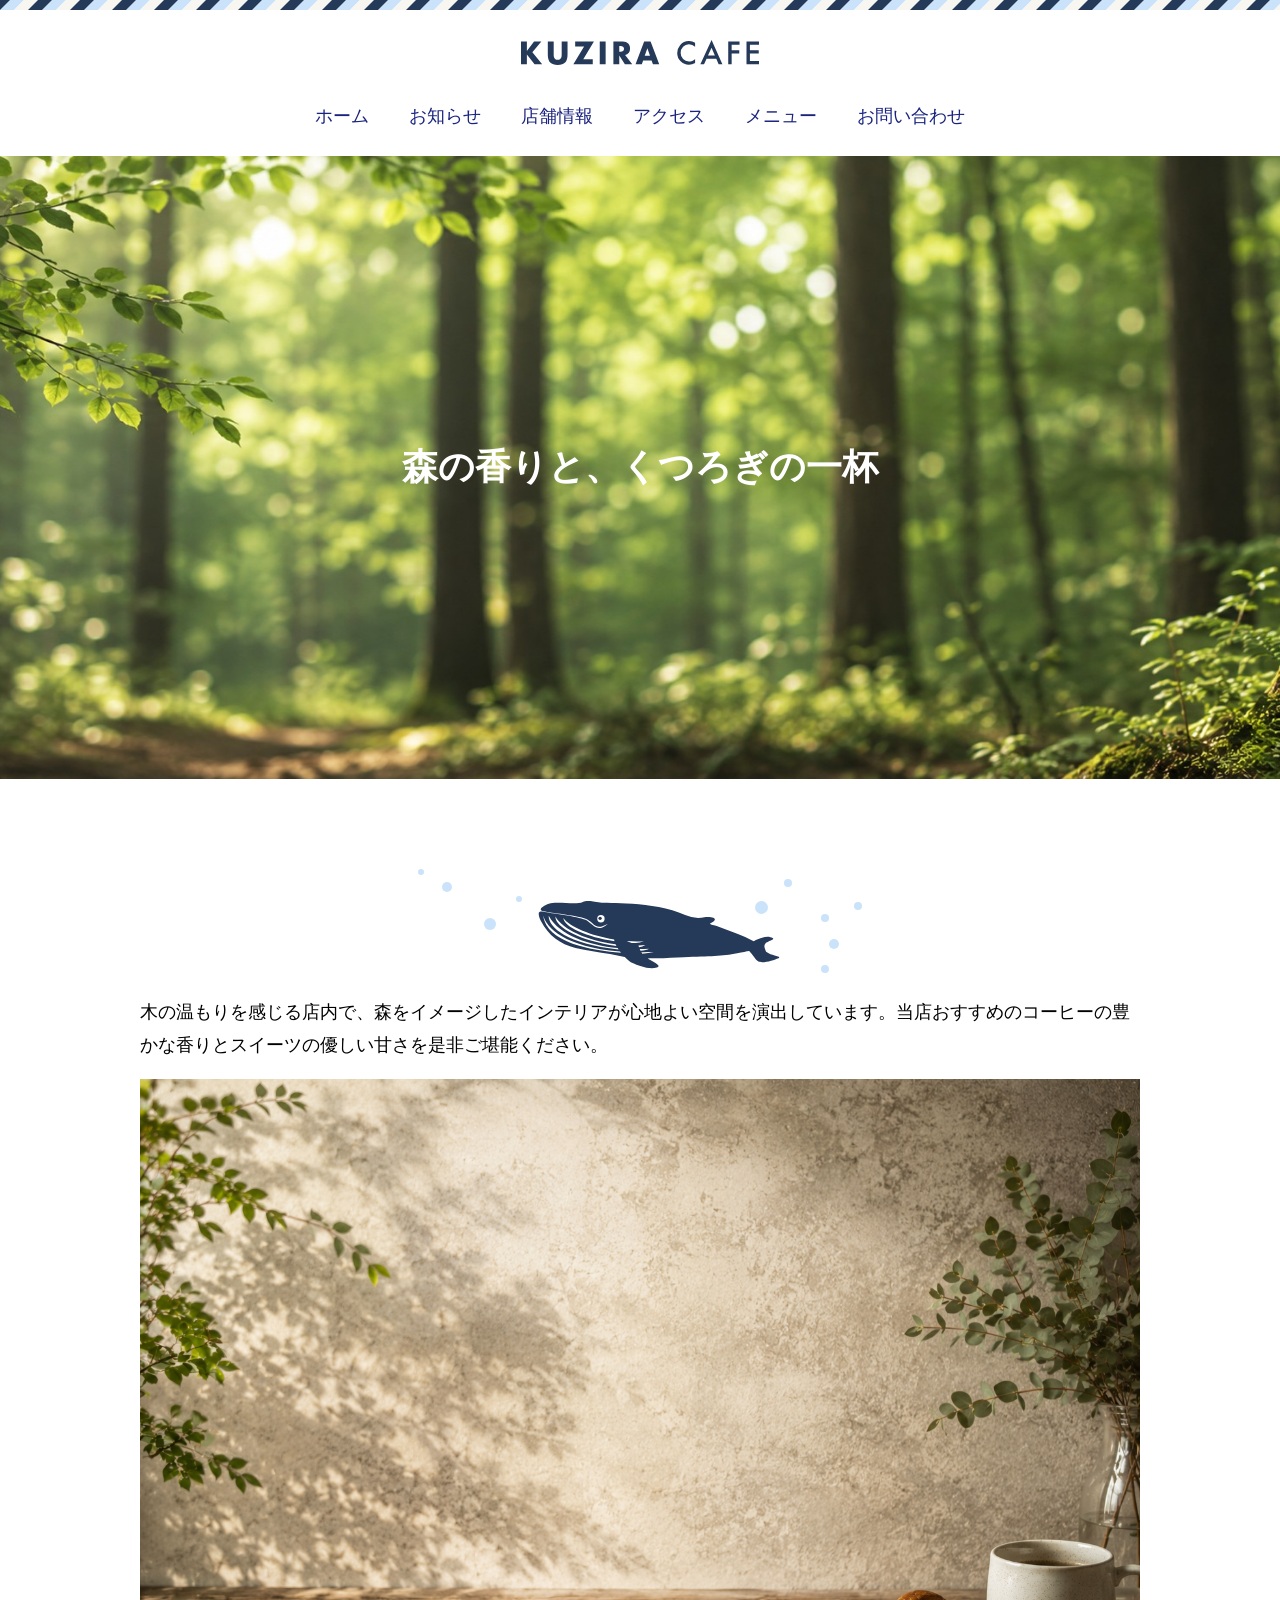
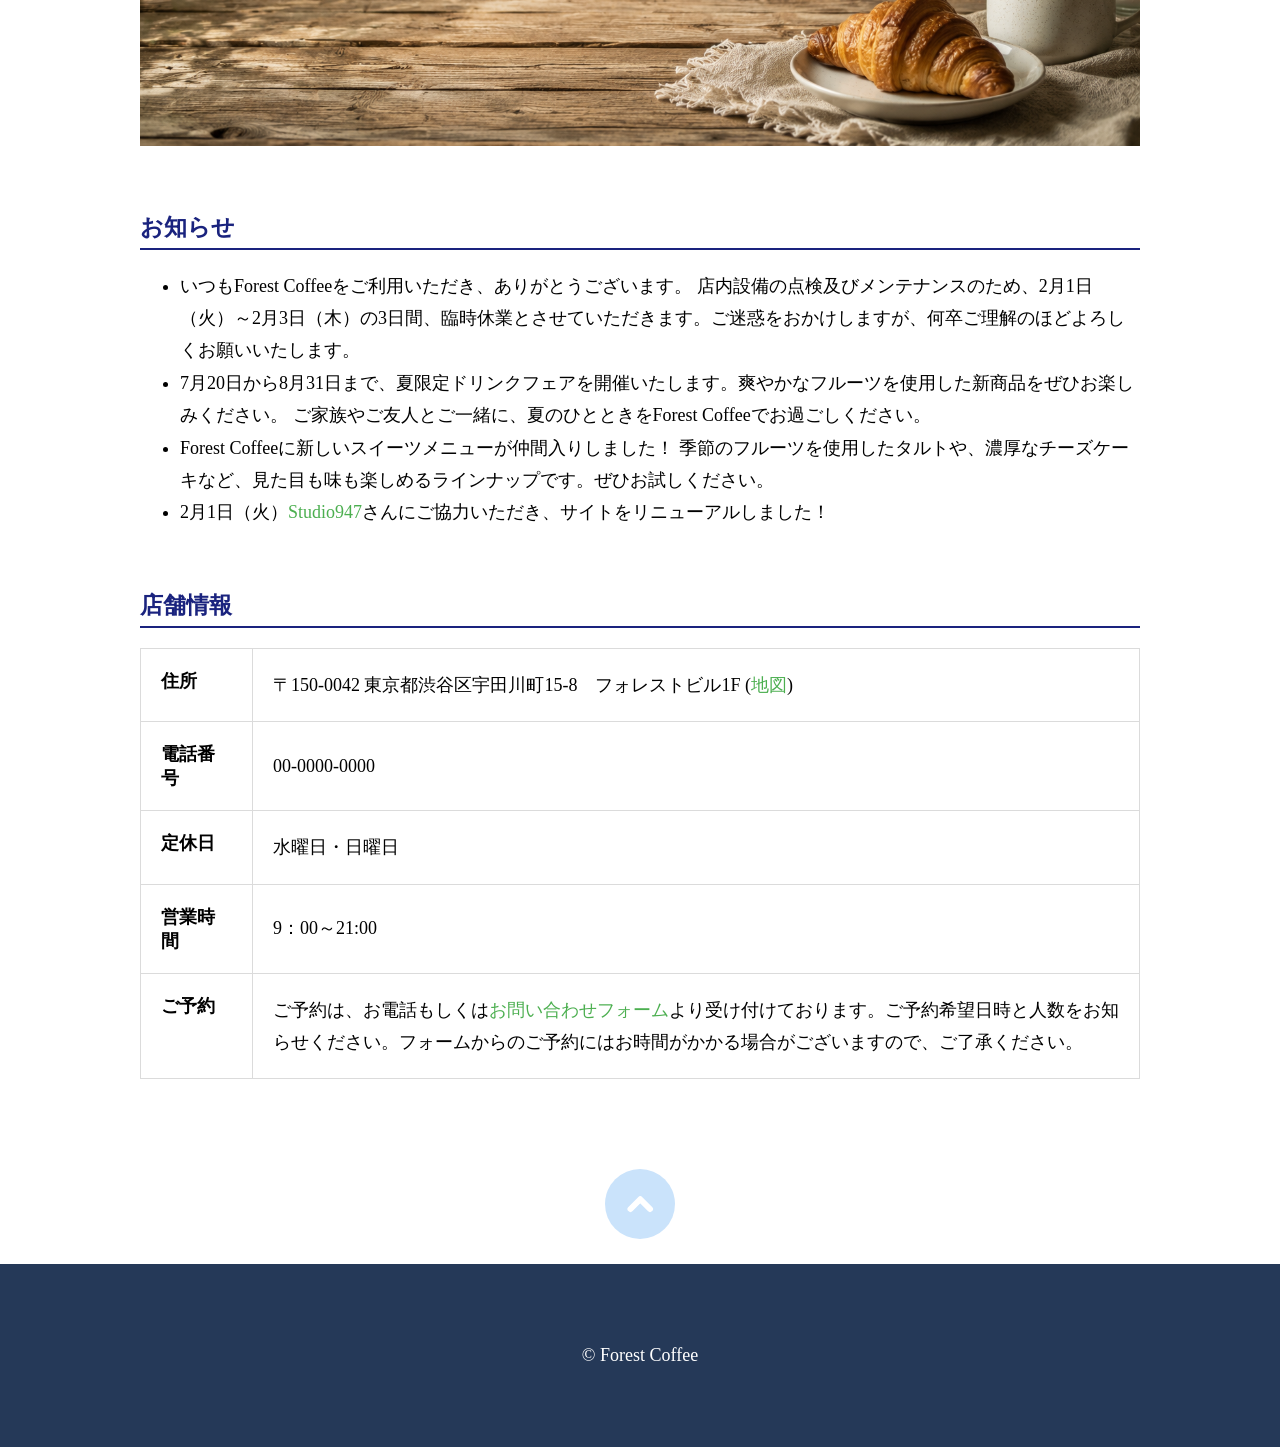
<file: index.html>
<!DOCTYPE html>
<html>
<head>
<meta charset="UTF-8">
<meta name="viewport" content="width=device-width, initial-scale=1.0">
<title>Forest Coffee</title>
<link rel="stylesheet" href="css/style.css">
</head>
<body id="top">
<!-- ヘッダー -->
    <header class="header">
        <div class="logo">
<a href="index.html"><img src="images/logo.svg" alt="Forest Coffee"></a>
        </div>
<nav class="nav">
 <ul>
       <li><a href="index.html">ホーム</a></li>
    <li><a href="index.html#news">お知らせ</a></li>
    <li><a href="index.html#shop">店舗情報</a></li>
    <li><a href="access.html">アクセス</a></li>
    <li><a href="menu.html">メニュー</a></li>
    <li><a href="contact.html">お問い合わせ</a></li>
    </ul>
 </nav>
    </header>
<!-- ヘッダーここまで -->

<h1 class="hero index">森の香りと、くつろぎの一杯</h1>
<!-- メイン -->
<main>
    <div class="logo-whale"><img src="images/logo-whale.svg" alt="Forest Coffee"></div>
    </div>
    <p>木の温もりを感じる店内で、森をイメージしたインテリアが心地よい空間を演出しています。当店おすすめのコーヒーの豊かな香りとスイーツの優しい甘さを是非ご堪能ください。
    </p>
<img src="images/banner.jpg" alt="旬のいちごを使ったメニューが期間限定で登場！">

    <div id="news">
        <h2>お知らせ</h2>
        <ul>
            <li>いつもForest Coffeeをご利用いただき、ありがとうございます。

                店内設備の点検及びメンテナンスのため、2月1日（火）～2月3日（木）の3日間、臨時休業とさせていただきます。ご迷惑をおかけしますが、何卒ご理解のほどよろしくお願いいたします。

            </li>

            <li>7月20日から8月31日まで、夏限定ドリンクフェアを開催いたします。爽やかなフルーツを使用した新商品をぜひお楽しみください。
                ご家族やご友人とご一緒に、夏のひとときをForest Coffeeでお過ごしください。
            </li>

            <li>Forest Coffeeに新しいスイーツメニューが仲間入りしました！
                季節のフルーツを使用したタルトや、濃厚なチーズケーキなど、見た目も味も楽しめるラインナップです。ぜひお試しください。
            </li>
            <li>2月1日（火）<a href="https://studio947.net" target="_blank">Studio947</a>さんにご協力いただき、サイトをリニューアルしました！</li>
        </ul>
    </div>

    <div id="shop">
        <h2>店舗情報</h2>
<table class="shop-info">
<tr>
<th>住所</th>
<td>〒150-0042 東京都渋谷区宇田川町15-8　フォレストビル1F (<a href="access.html">地図</a>)</td>
</tr>

<tr>
<th>電話番号</th>
<td>00-0000-0000</td>
</tr>

<tr>
<th>定休日</th>
<td>水曜日・日曜日</td>
</tr>

<tr>
<th>営業時間</th>
<td>9：00～21:00</td>
</tr>

<tr>
<th>ご予約</th>
<td>ご予約は、お電話もしくは<a href="contact.html">お問い合わせフォーム</a>より受け付けております。ご予約希望日時と人数をお知らせください。フォームからのご予約にはお時間がかかる場合がございますので、ご了承ください。</td>
</tr>

    </table>
    </div>
    </main>
<!-- メインここまで -->
 <!-- フッター -->
<footer>
    <div>
<div class="gotop">
    <a href="#top">
        <img src="images/gotop.svg" alt="ページトップへ戻る"></a>
    </div>
<p class="copyright">&copy; Forest Coffee</p>
</footer>
<!-- フッターここまで -->
 
</body>
</html>
</file>
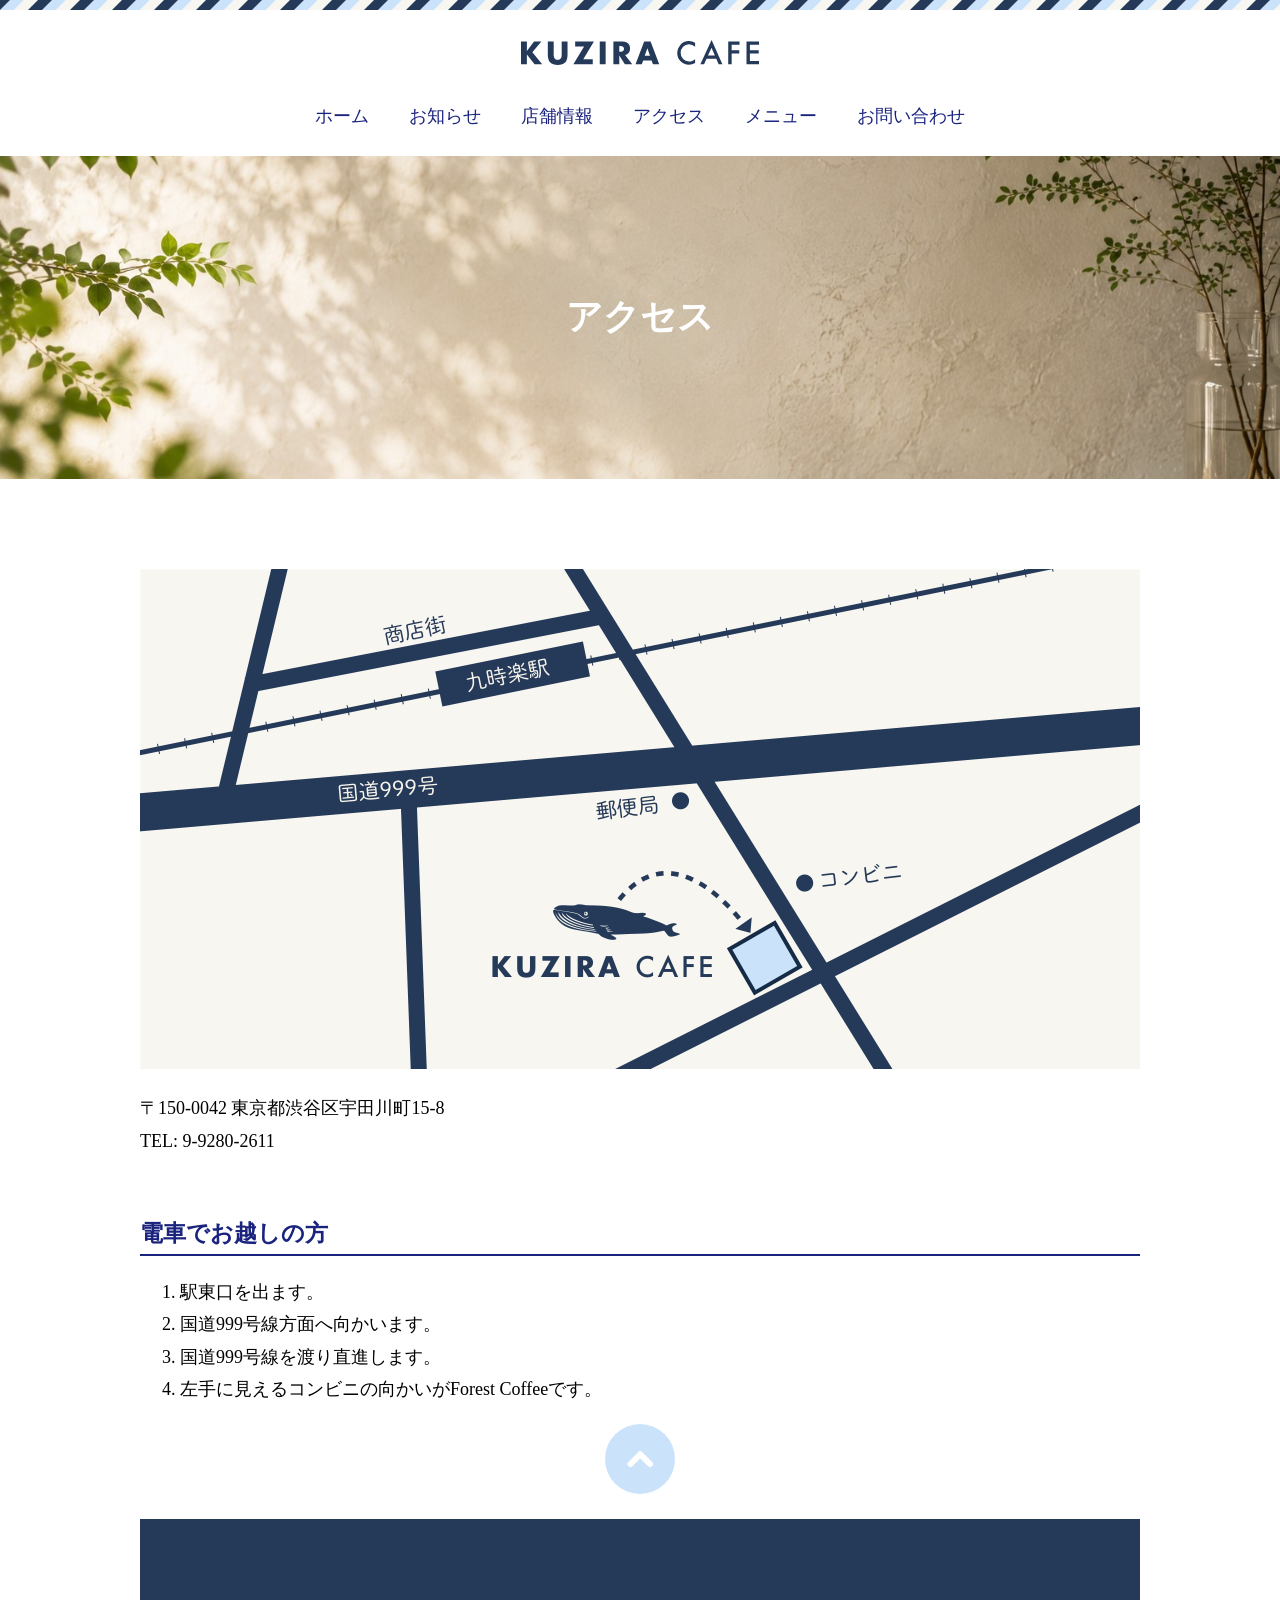
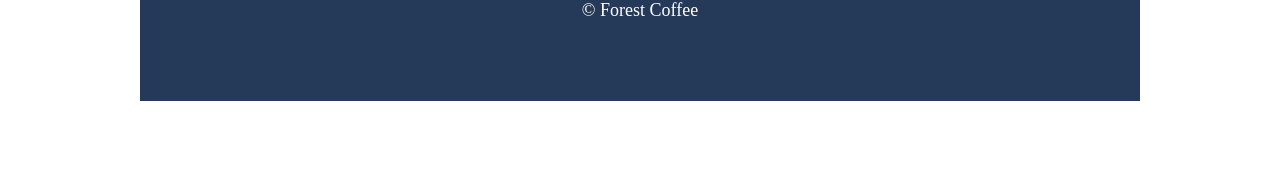
<file: access.html>
<!DOCTYPE html>
<html>
<head>
<meta charset="UTF-8">
<title>アクセス | Forest Coffee</title>
<link rel="stylesheet" href="css/style.css">
</head>
<body id="top">
<!-- ヘッダー -->
    <header class="header">
        <div class="logo">
<a href="index.html"><img src="images/logo.svg" alt="Forest Coffee"></a>
        </div>
<nav class="nav">
 <ul>
       <li><a href="index.html">ホーム</a></li>
    <li><a href="index.html#news">お知らせ</a></li>
    <li><a href="index.html#shop">店舗情報</a></li>
    <li><a href="access.html">アクセス</a></li>
    <li><a href="menu.html">メニュー</a></li>
    <li><a href="contact.html">お問い合わせ</a></li>
    </ul>
 </nav>
    </header>
<!-- ヘッダーここまで -->

<h1 class="hero access">アクセス</h1>
<!-- メイン -->
<main>

<img src="images/map.png" alt="地図">
<p>
〒150-0042 東京都渋谷区宇田川町15-8<br>
TEL: 9-9280-2611
</p>
<h2>電車でお越しの方</h2>
<ol>
<li>駅東口を出ます。</li>
<li>国道999号線方面へ向かいます。</li>
<li>国道999号線を渡り直進します。</li>
<li>左手に見えるコンビニの向かいがForest Coffeeです。</li>
</ol

 </main>
<!-- メインここまで -->
 <!-- フッター -->
<footer>
    <div>
<div class="gotop">
    <a href="#top">
        <img src="images/gotop.svg" alt="ページトップへ戻る"></a>
    </div>
<p class="copyright">&copy; Forest Coffee</p>
</footer>
<!-- フッターここまで -->
 
</body>
</html>
</file>
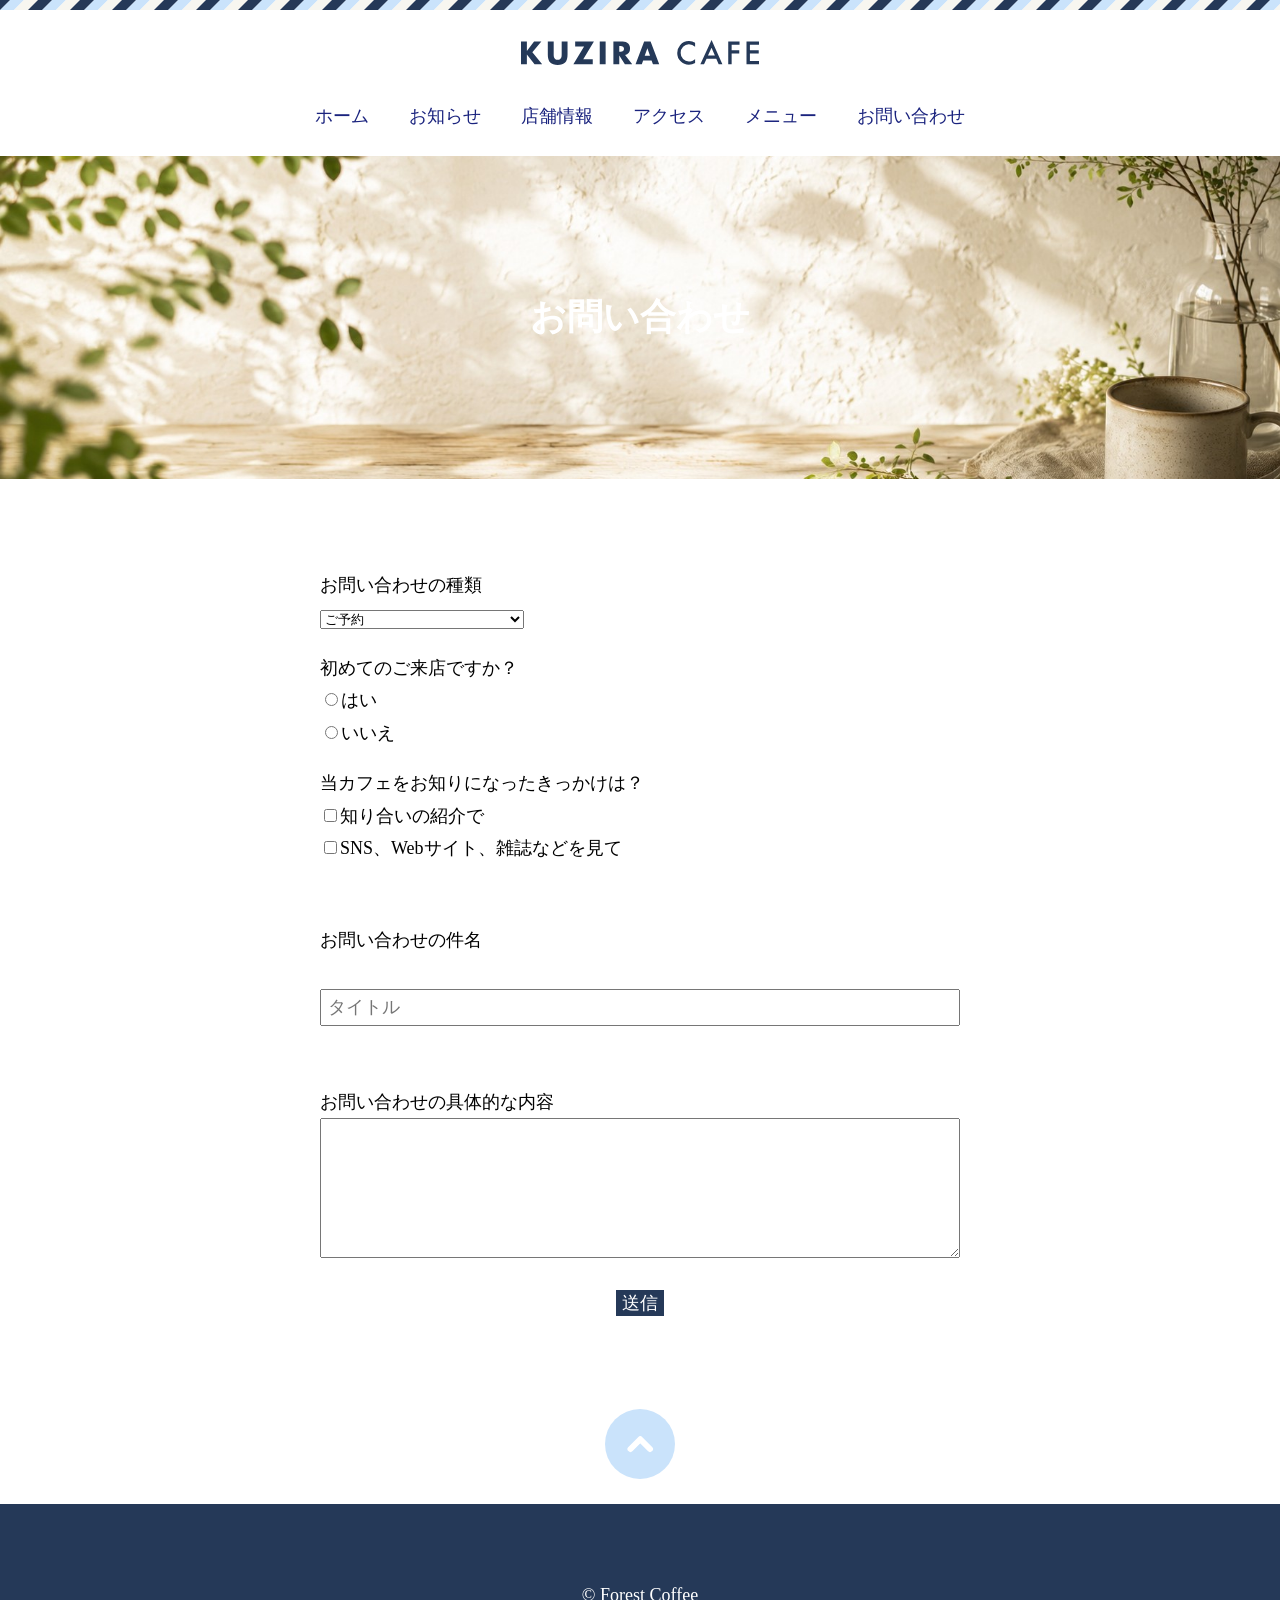
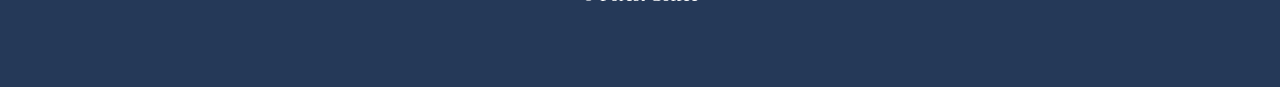
<file: contact.html>
<!DOCTYPE html>
<html>
<head>
<meta charset="UTF-8">
<title>お問い合わせ | Forest Coffee</title>
<link rel="stylesheet" href="css/style.css">
</head>
<body id="top">
<!-- ヘッダー -->
    <header class="header">
        <div class="logo">
<a href="index.html"><img src="images/logo.svg" alt="Forest Coffee"></a>
        </div>
<nav class="nav">
 <ul>
       <li><a href="index.html">ホーム</a></li>
    <li><a href="index.html#news">お知らせ</a></li>
    <li><a href="index.html#shop">店舗情報</a></li>
    <li><a href="access.html">アクセス</a></li>
    <li><a href="menu.html">メニュー</a></li>
    <li><a href="contact.html">お問い合わせ</a></li>
    </ul>
 </nav>
    </header>
<!-- ヘッダーここまで -->

<h1 class="hero contact">お問い合わせ</h1>
<!-- メイン -->
<main>
 <form action="result.html">
    <p>
        <label for="kind">お問い合わせの種類</label><br>
        <select name="kind" id="kind">
            <option value="1">ご予約</option>
            <option value="2">イベントに関するお問い合わせ</option>
            <option value="3">その他</option>
    　　</select>
      </p>
      <p>
        初めてのご来店ですか？<br>
        <label><input type="radio" name="first" value="yes">はい</label><br>
        <label><input type="radio" name="first" value="no">いいえ</label>
      </p>
        <p>
      当カフェをお知りになったきっかけは？<br>
        <label><input type="checkbox" name="how" value="friend">知り合いの紹介で</label><br>
        <label><input type="checkbox" name="how" value="nagazine">SNS、Webサイト、雑誌などを見て</label>
    　</p>
　<p>
 <label for="subject">お問い合わせの件名</label><br>
　　　 <input type="text" name="subject"placeholder="タイトル" id="subject">
 　</p>
    　<p>
        <label for="message">お問い合わせの具体的な内容</label><br>
          <textarea name="message" id="message"></textarea>
                  </p>
                  <p class="submit">
                      <input type="submit" value="送信">
                      </p>
    </form>
 </main>
<!-- メインここまで -->
 <!-- フッター -->
<footer>
    <div>
<div class="gotop">
    <a href="#top">
        <img src="images/gotop.svg" alt="ページトップへ戻る"></a>
    </div>
<p class="copyright">&copy; Forest Coffee</p>
</footer>
<!-- フッターここまで -->
 
</body>
</html>
</file>
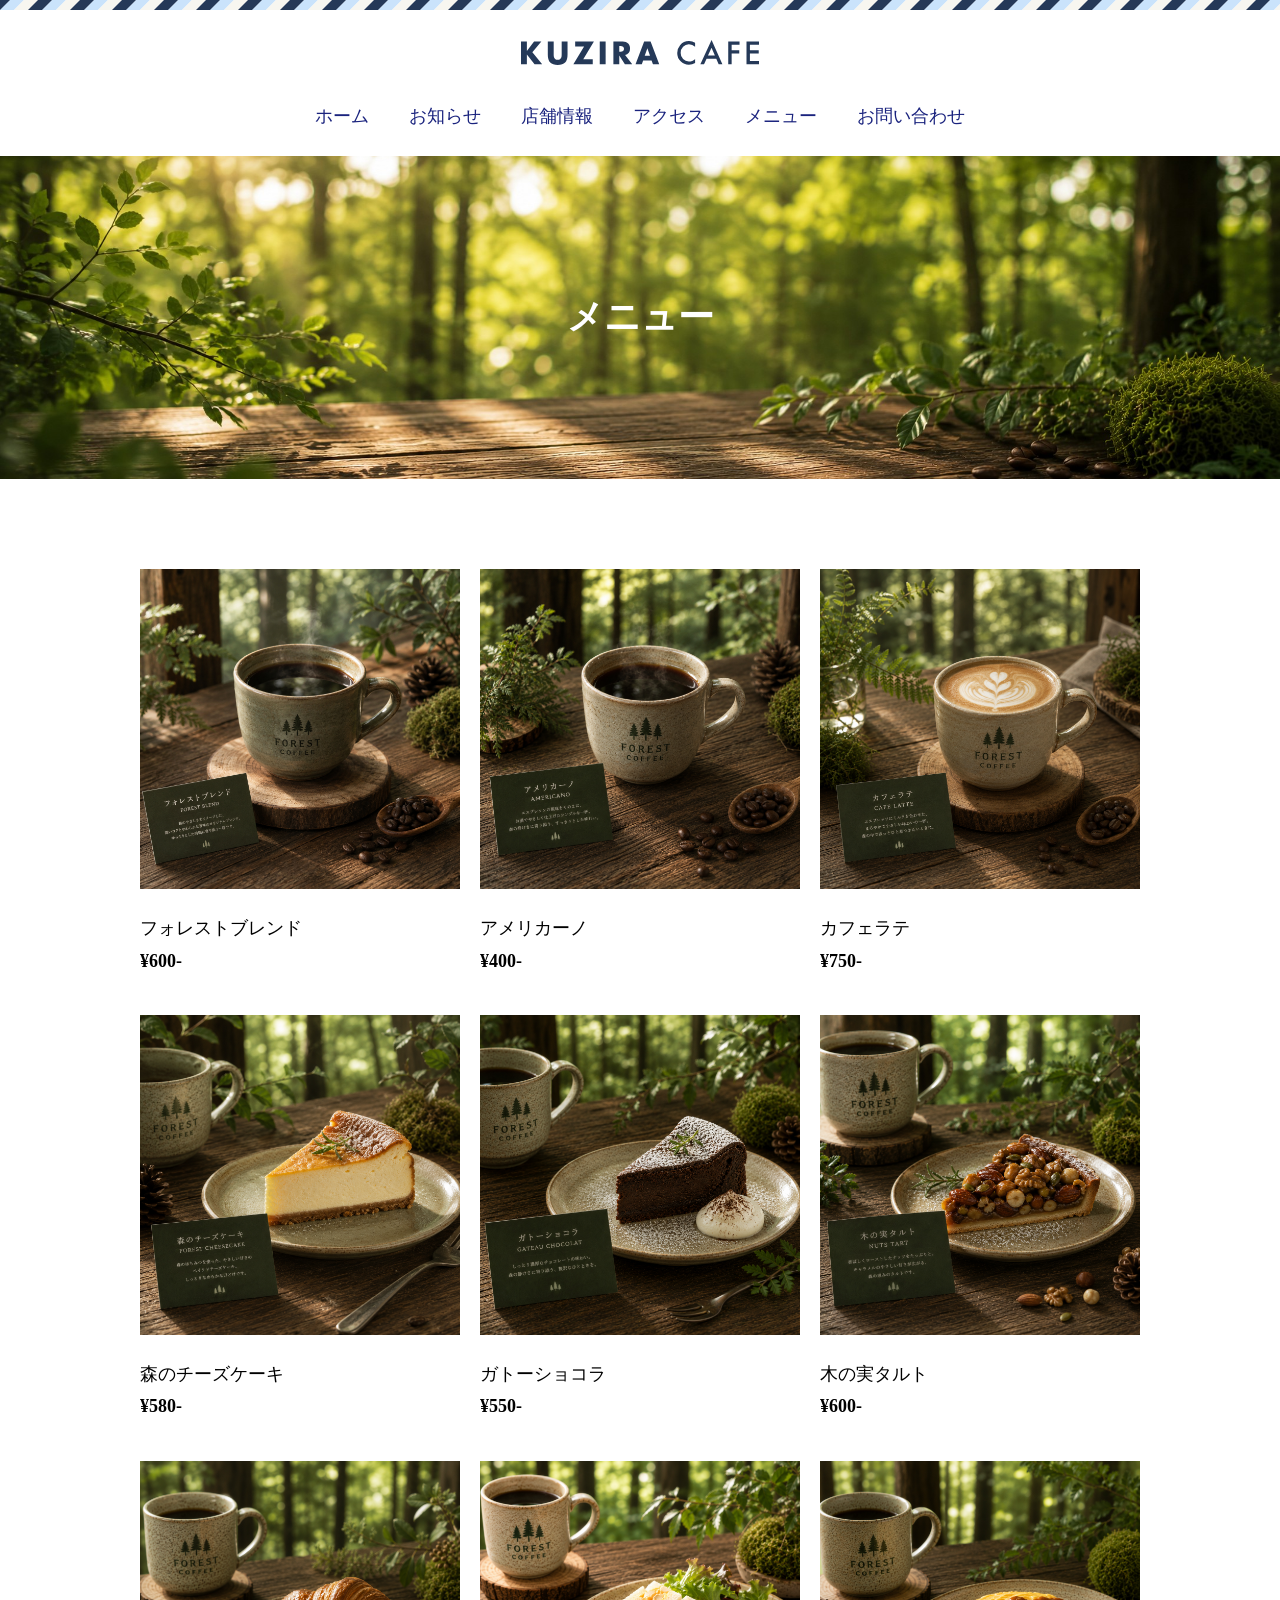
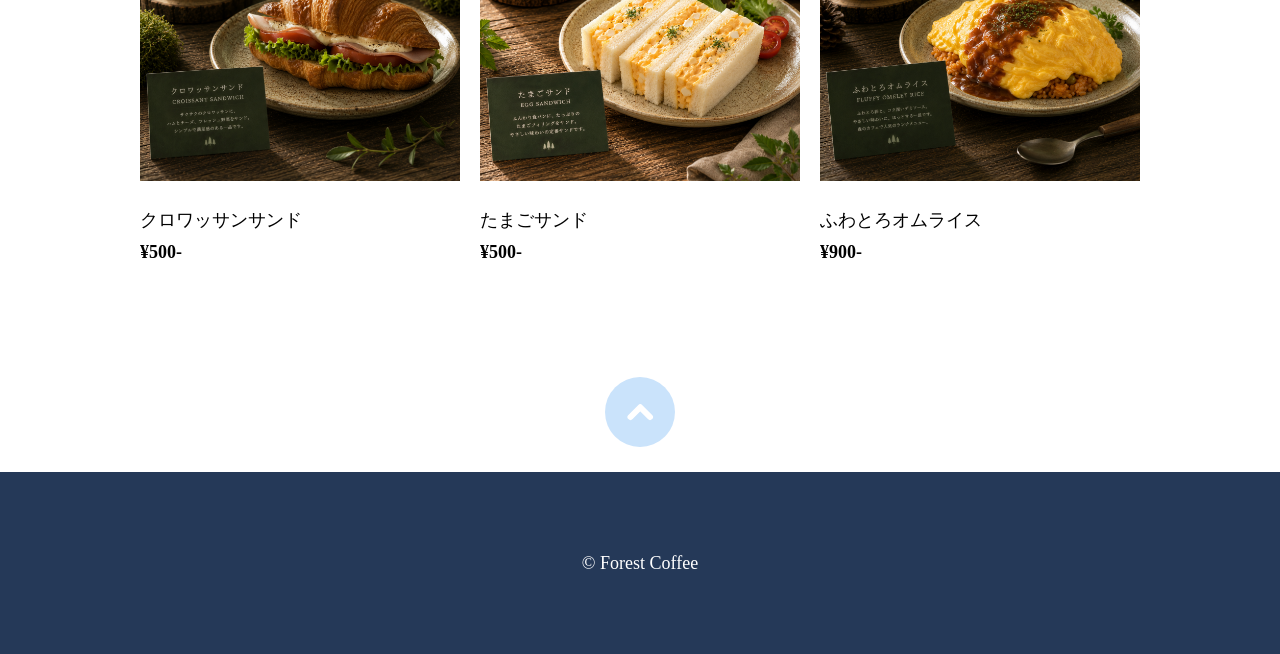
<file: menu.html>
<!DOCTYPE html>
<html>
<head>
<meta charset="UTF-8">
<meta name="viewport" content="width=device-width, initial-scale=1.0">
<title>メニュー | Forest Coffee</title>
<link rel="stylesheet" href="css/style.css">
</head>
<body id="top">
<!-- ヘッダー -->
    <header class="header">
        <div class="logo">
<a href="index.html"><img src="images/logo.svg" alt="Forest Coffee"></a>
        </div>
<nav class="nav">
 <ul>
       <li><a href="index.html">ホーム</a></li>
    <li><a href="index.html#news">お知らせ</a></li>
    <li><a href="index.html#shop">店舗情報</a></li>
    <li><a href="access.html">アクセス</a></li>
    <li><a href="menu.html">メニュー</a></li>
    <li><a href="contact.html">お問い合わせ</a></li>
    </ul>
 </nav>
    </header>
<!-- ヘッダーここまで -->

<h1 class="hero menu">メニュー</h1>
<!-- メイン -->
<main>

<div class="items">

<div class="item">
    <img src="images/item1.jpg" alt="フォレストブレンド">
     <p>
      フォレストブレンド<br>
      <strong>¥600-</strong>
    </p>
</div>

<div class="item">
    <img src="images/item2.jpg" alt="アメリカーノ">
    <p>
        アメリカーノ<br>
        <strong>¥400-</strong>
    </p>
</div>

<div class="item">
    <img src="images/item3.jpg" alt="カフェラテ">
    <p>
        カフェラテ<br>
        <strong>¥750-</strong>
    </p>
</div>

<div class="item">
    <img src="images/item4.jpg" alt="森のチーズケーキ">
    <p>
        森のチーズケーキ<br>
        <strong>¥580-</strong>
    </p>
</div>

<div class="item">
    <img src="images/item5.jpg" alt="ガトーショコラ">
    <p>
        ガトーショコラ<br>
        <strong>¥550-</strong>
    </p>
</div>

<div class="item">
    <img src="images/item6.jpg" alt="木の実タルト">
    <p>
        木の実タルト<br>
        <strong>¥600-</strong>
    </p>
</div>

<div class="item">
    <img src="images/item7.jpg" alt="クロワッサンサンド">
    <p>
        クロワッサンサンド<br>
        <strong>¥500-</strong>
    </p>
</div>

<div class="item">
    <img src="images/item8.jpg" alt="たまごサンド">
    <p>
        たまごサンド<br>
        <strong>¥500-</strong>
    </p>
</div>

<div class="item">
    <img src="images/item9.jpg" alt="ふわとろオムライス">
    <p>
        ふわとろオムライス<br>
        <strong>¥900-</strong>
　　</p>

</div>
</div>

 </main>
<!-- メインここまで -->
 <!-- フッター -->
<footer>
    <div>
<div class="gotop">
    <a href="#top">
        <img src="images/gotop.svg" alt="ページトップへ戻る"></a>
    </div>
<p class="copyright">&copy; Forest Coffee</p>
</footer>
<!-- フッターここまで -->
 
</body>
</html>
</file>
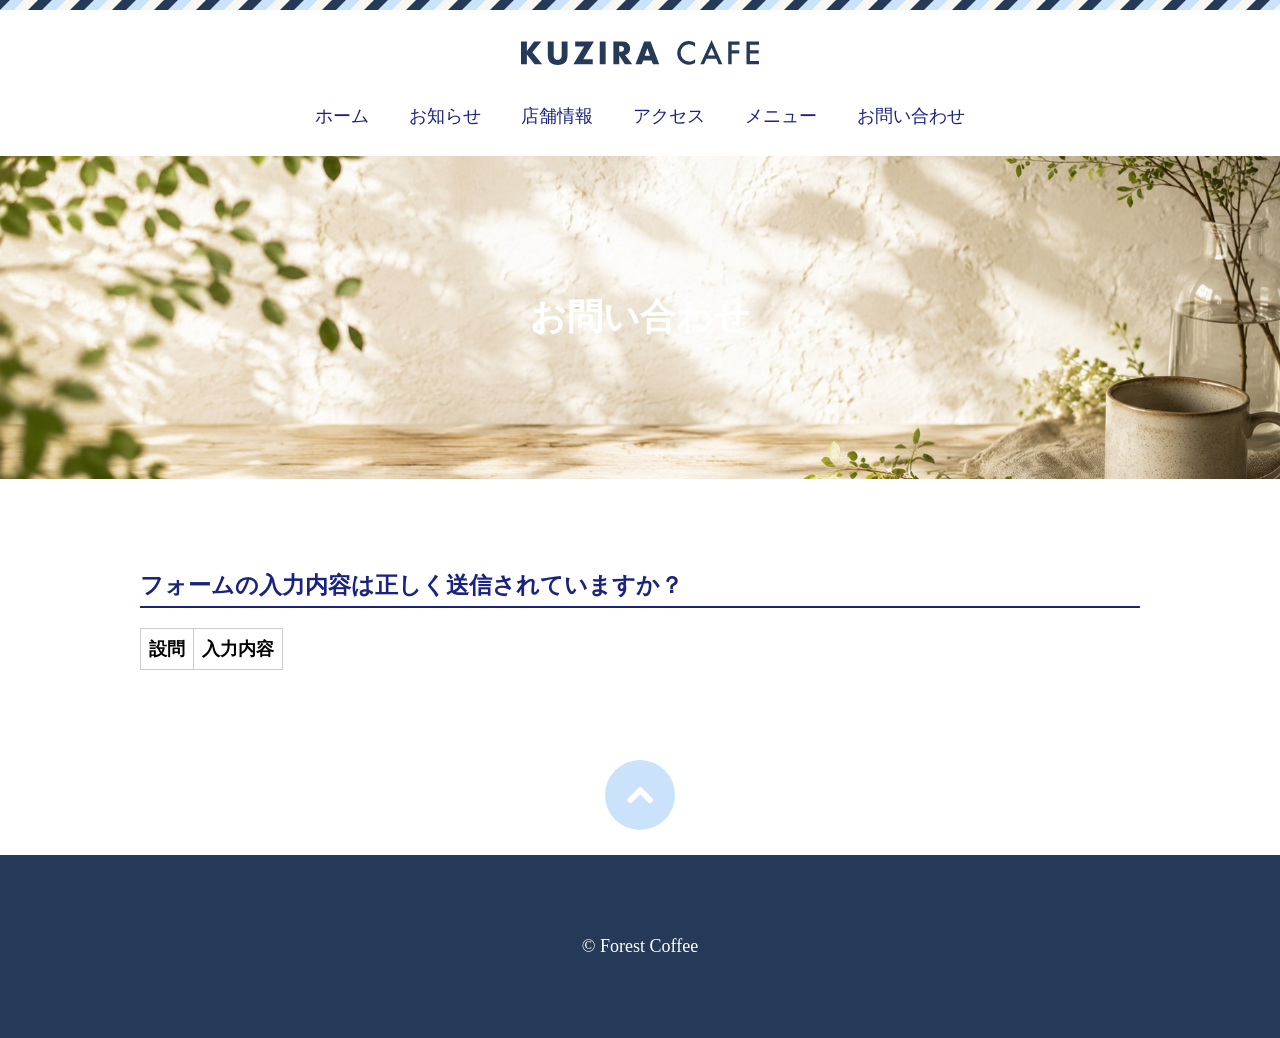
<file: result.html>
<!DOCTYPE html>
<html>
<head>
    <meta charset="UTF-8">
    <meta http-equiv="X-UA-Compatible" content="IE=edge">
    <meta name="viewport" content="width=device-width, initial-scale=1">
    <title>フォーム入力内容の確認 | Forest Coffee</title>
    <link rel="stylesheet" href="css/style.css">
    <style>
        .result {
            border-collapse: collapse;
        }
        .result th, .result td {
            border: 1px solid #ccc;
            padding: 8px;
        }
    </style>
</head>
<body id="top">
    <!-- ヘッダー -->
    <header class="header">
        <div class="logo">
            <div class="logomark"><a href="index.html"><img src="images/logo.svg" alt="Forest Coffee"></a></div>
        </div>
        <nav class="nav">
            <ul>
                <li><a href="index.html">ホーム</a></li>
                <li><a href="index.html#news">お知らせ</a></li>
                <li><a href="index.html#shop">店舗情報</a></li>
                <li><a href="access.html">アクセス</a></li>
                <li><a href="menu.html">メニュー</a></li>
                <li><a href="contact.html">お問い合わせ</a></li>
            </ul>
        </nav>
    </header>
    <!-- ヘッダーここまで -->
    <!-- 見出し&ヒーロー -->
    <h1 class="hero contact">お問い合わせ</h1>
    <!-- 見出し&ヒーローここまで -->
    <!-- メイン -->
    <main>
        <h2>フォームの入力内容は正しく送信されていますか？</h2>
        <table id="result" class="result">
            <tr>
                <th>設問</th>
                <th>入力内容</th>
            </tr>
        </table>
    </main>
    <!-- メインここまで -->
    <!-- フッター -->
    <footer>
        <div class="gotop">
            <a href="#top"><img src="images/gotop.svg" alt="ページトップへ戻る"></a>
        </div>
        <p class="copyright">&copy; Forest Coffee</p>
    </footer>
    <!-- フッターここまで -->
    <script>
        'use strict';

        const render = function(q) {
            const parent = document.getElementById('result');
            for (const item of q) {
                parent.insertAdjacentHTML('beforeend', `<tr><td>${item[0]}</td><td>${item[1]}</td></tr>`);
            }
        }

        window.addEventListener('DOMContentLoaded', (e) => {
            try {
                const urlParam = decodeURIComponent(location.search.replace(/\+/g, ' ')).slice(1);
                const qList = urlParam.split('&');
                const queries = [];
                for (const item of qList) {
                    const split = item.split('=');
                    queries.push([split[0], split[1].split('<').join('&lt;').split('>').join('&gt;')]);
                }
                render(queries);
            } catch(err) {
                console.log(err);
            }
        });
    </script>
</body>
</html>
</file>
<file: css/style.css>
/* すべてのページに適用される設定 */
html{
    font-size: 18px;
    font-family:"游明朝",serif;
}
*{
    box-sizing: border-box;
} 
body{
    Margin: 0 0 0 0;
}
p, li, td {
line-height: 1.8;
}
a:link {
    color: #4CAF50;
    text-decoration: none;
}
a:visited {
    color: #4CAF50;
    text-decoration: none;
}
a:hover {
    color: #4CAF50;
    text-decoration: underline;
}
a:active {
    color: #4CAF50;
    text-decoration: underline
}
 img {
    max-width: 100%;
 }
/* すべてのページに適用 - ヘッダー */
.header {
    padding-top: 40px;
    background-image: url("../images/stripe.png");
    background-repeat: repeat-x;
}
.logo {
    text-align: center;
}
.nav ul {
    margin:30px 0 0 0;
    padding: 0;
    list-style-type: none;
  
    display: flex;
    justify-content: center;
    gap: 40px;
}
.nav a:link {
    color: #1A237E;
}
.nav a:visited {
    color: #1A237E;
}
.nav a:hover {
    text-decoration: none;
}
.nav a:active {
    text-decoration: none;
}
    
/* すべてのページに適用 - ヒーロー　*/
 .hero {
    padding: 137px 0;
    background-repeat: no-repeat;
    background-position: center;
    background-size: cover;
    color: #fff;
   
   text-align: center;
 }   
 .hero.index {
    padding: 287px 0;
    background-image:url(../images/home-hero.jpg); 
 }
.hero.access {
    background-image:url(../images/access-hero.jpg);
}
.hero.menu {
background-image: url(../images/menu-hero.jpg);
}
.hero.contact {
background-image: url(../images/contact-hero.jpg);
}

main {
    margin: 90px auto 90px auto;
    max-width: 1000px;
}
main h2 {
    margin: 60px 0 20px 0;
    border-bottom: 2px solid #1A237E;
    padding: 0 0 5px 0;
    color: #1A237E;
    font-size: 1.3rem;
} 
/* すべてのページに適用 - フッター */
.gotop {
    text-align: center;
}
.copyright {
    margin-top: 20px; 
    margin-bottom: 0;
    padding-top: 75px;
    padding-bottom: 75px; 
    background-color: #253958;
    color: #fff;
    text-align:center;
}
/* 個別のスタイル -INDEX.HTML */
.logo-whale { text-align: center; }
.shop-info {
    border-collapse: collapse;
}
.shop-info th, .shop-info td {
    border: 1px solid #DBDBDB;
    padding: 20px;
}

.shop-info th {
    width: 112px;
    text-align: left;
    vertical-align: top;
}

/* menu.html */
.items {
    display: grid;
    grid-template-columns: 1fr 1fr 1fr;
    gap: 20px;
}
/* contact.html */
form {
    margin: 0 auto;
    max-width: 640px;
}
input[type="text"],textarea {
    padding: 6px;
    width: 100%;
    font-size: 1rem;
}
textarea {
    height: 140px;
}
.submit{
    text-align: center;
}
input[type="submit"] {
    border: none;
    padding: 20px
    width: 200px;
    background-color: #253958;
    color: #ffffff;
    font-size: 1rem;
}
/*モバイル対応*/
@media (max-width: 767px) {
  .nav ul {
    flex-wrap: wrap;
    gap: 20px;
   }
   main { 
    padding: 0 4%; 
}

/* index.html */

   .hero.index { 
      padding: 28vh 0; 
    }
    
/* menu.html */
   .items {
    grid-template-columns: 1fr 1fr;
   }
}
</file>
